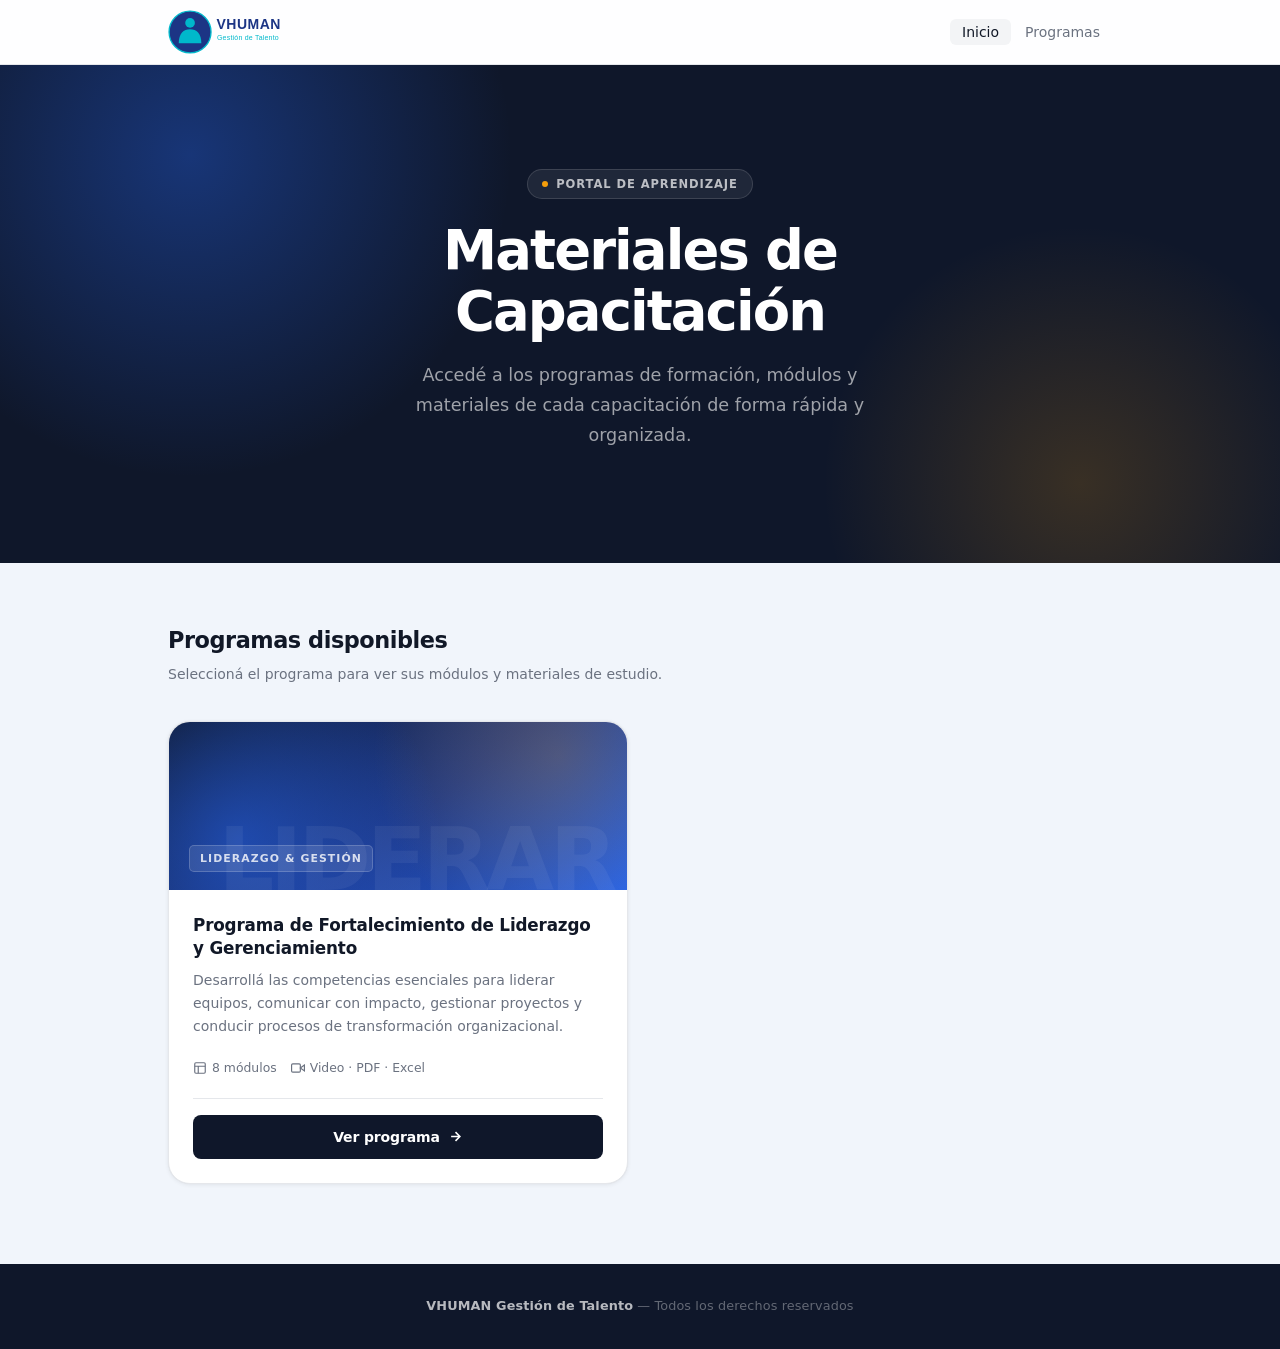
<file: index.html>
<!DOCTYPE html>
<html lang="es">
<head>
  <meta charset="UTF-8">
  <meta name="viewport" content="width=device-width, initial-scale=1.0">
  <title>GGS Capacitaciones — Portal de Materiales</title>
  <link rel="stylesheet" href="assets/style.css">
</head>
<body>

  <nav class="navbar">
    <div class="navbar-inner">
      <a href="index.html" class="brand">
        <img src="assets/logo.svg" alt="VHUMAN Gestión de Talento" class="brand-logo">
      </a>
      <ul class="nav-links">
        <li><a href="index.html" class="active">Inicio</a></li>
        <li><a href="#programas">Programas</a></li>
      </ul>
    </div>
  </nav>

  <section class="hero">
    <div class="hero-content">
      <span class="hero-eyebrow">
        <span class="eyebrow-dot"></span>
        Portal de Aprendizaje
      </span>
      <h1>Materiales de<br>Capacitación</h1>
      <p>Accedé a los programas de formación, módulos y materiales de cada capacitación de forma rápida y organizada.</p>
    </div>
  </section>

  <main class="main-content" id="programas">
    <div class="section-header">
      <h2>Programas disponibles</h2>
      <p>Seleccioná el programa para ver sus módulos y materiales de estudio.</p>
    </div>

    <div class="programs-grid">

      <div class="program-card">
        <div class="program-card-banner">
          <span class="banner-label">Liderazgo &amp; Gestión</span>
          <span class="banner-watermark">LIDERAR</span>
        </div>
        <div class="program-card-body">
          <h3>Programa de Fortalecimiento de Liderazgo y Gerenciamiento</h3>
          <p>Desarrollá las competencias esenciales para liderar equipos, comunicar con impacto, gestionar proyectos y conducir procesos de transformación organizacional.</p>
          <div class="card-meta">
            <span class="meta-pill">
              <svg width="14" height="14" fill="none" stroke="currentColor" stroke-width="2" viewBox="0 0 24 24">
                <rect x="3" y="3" width="18" height="18" rx="2"/><path d="M3 9h18M9 21V9"/>
              </svg>
              8 módulos
            </span>
            <span class="meta-pill">
              <svg width="14" height="14" fill="none" stroke="currentColor" stroke-width="2" viewBox="0 0 24 24">
                <polygon points="23 7 16 12 23 17 23 7"/><rect x="1" y="5" width="15" height="14" rx="2"/>
              </svg>
              Video · PDF · Excel
            </span>
          </div>
          <div class="card-footer">
            <a href="liderazgo.html" class="btn-primary">
              Ver programa
              <svg width="15" height="15" fill="none" stroke="currentColor" stroke-width="2.5" viewBox="0 0 24 24">
                <path d="M5 12h14M12 5l7 7-7 7"/>
              </svg>
            </a>
          </div>
        </div>
      </div>

    </div>
  </main>

  <footer>
    <strong>VHUMAN Gestión de Talento</strong> &mdash; Todos los derechos reservados
  </footer>

</body>
</html>
</file>
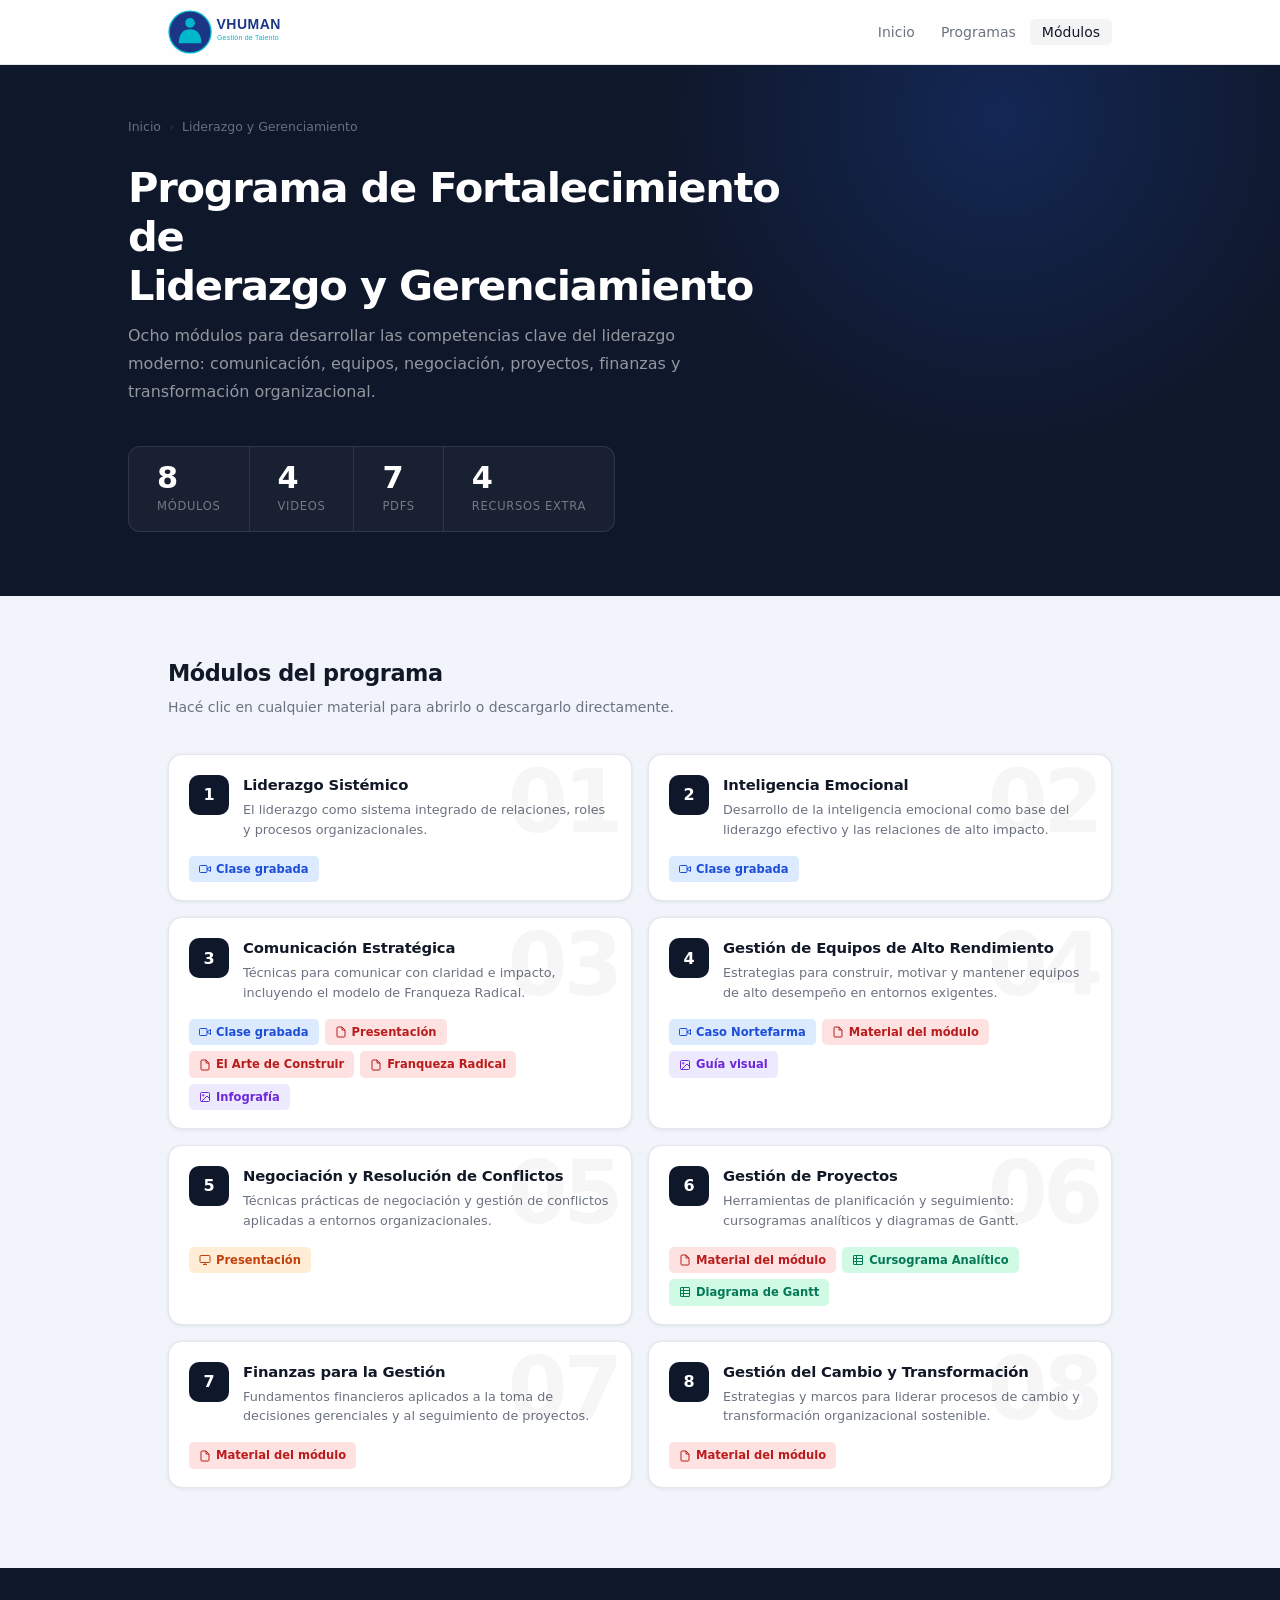
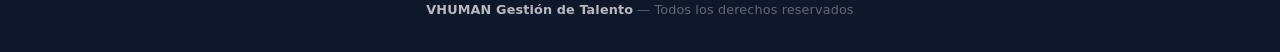
<file: liderazgo.html>
<!DOCTYPE html>
<html lang="es">
<head>
  <meta charset="UTF-8">
  <meta name="viewport" content="width=device-width, initial-scale=1.0">
  <title>Liderazgo y Gerenciamiento — GGS Capacitaciones</title>
  <link rel="stylesheet" href="assets/style.css">
</head>
<body>

  <nav class="navbar">
    <div class="navbar-inner">
      <a href="index.html" class="brand">
        <img src="assets/logo.svg" alt="VHUMAN Gestión de Talento" class="brand-logo">
      </a>
      <ul class="nav-links">
        <li><a href="index.html">Inicio</a></li>
        <li><a href="index.html#programas">Programas</a></li>
        <li><a href="#modulos" class="active">Módulos</a></li>
      </ul>
    </div>
  </nav>

  <section class="program-hero">
    <div class="program-hero-inner">
      <nav class="breadcrumb" aria-label="Navegación">
        <a href="index.html">Inicio</a>
        <span class="breadcrumb-sep">›</span>
        <span>Liderazgo y Gerenciamiento</span>
      </nav>
      <h1>Programa de Fortalecimiento de<br>Liderazgo y Gerenciamiento</h1>
      <p>Ocho módulos para desarrollar las competencias clave del liderazgo moderno: comunicación, equipos, negociación, proyectos, finanzas y transformación organizacional.</p>
      <div class="program-stats">
        <div class="stat">
          <span class="stat-value">8</span>
          <span class="stat-label">Módulos</span>
        </div>
        <div class="stat">
          <span class="stat-value">4</span>
          <span class="stat-label">Videos</span>
        </div>
        <div class="stat">
          <span class="stat-value">7</span>
          <span class="stat-label">PDFs</span>
        </div>
        <div class="stat">
          <span class="stat-value">4</span>
          <span class="stat-label">Recursos extra</span>
        </div>
      </div>
    </div>
  </section>

  <main class="main-content" id="modulos">
    <div class="section-header">
      <h2>Módulos del programa</h2>
      <p>Hacé clic en cualquier material para abrirlo o descargarlo directamente.</p>
    </div>

    <div class="modules-grid">

      <!-- MOD 1 -->
      <div class="module-card" data-mod="01">
        <div class="module-header">
          <div class="mod-number">1</div>
          <div class="mod-info">
            <h3>Liderazgo Sistémico</h3>
            <p>El liderazgo como sistema integrado de relaciones, roles y procesos organizacionales.</p>
          </div>
        </div>
        <div class="module-materials">
          <a href="https://drive.google.com/file/d/1dTMDGKyGLRhmIePbOXQbLlQFEJvaBWc2/view?usp=drive_link"
             class="chip chip-video" target="_blank" rel="noopener">
            <svg width="12" height="12" fill="none" stroke="currentColor" stroke-width="2" viewBox="0 0 24 24">
              <polygon points="23 7 16 12 23 17 23 7"/><rect x="1" y="5" width="15" height="14" rx="2"/>
            </svg>
            Clase grabada
          </a>
        </div>
      </div>

      <!-- MOD 2 -->
      <div class="module-card" data-mod="02">
        <div class="module-header">
          <div class="mod-number">2</div>
          <div class="mod-info">
            <h3>Inteligencia Emocional</h3>
            <p>Desarrollo de la inteligencia emocional como base del liderazgo efectivo y las relaciones de alto impacto.</p>
          </div>
        </div>
        <div class="module-materials">
          <a href="https://drive.google.com/file/d/1myujouclS07HN9hmrpX2VeO1ski-fH17/view?usp=drive_link"
             class="chip chip-video" target="_blank" rel="noopener">
            <svg width="12" height="12" fill="none" stroke="currentColor" stroke-width="2" viewBox="0 0 24 24">
              <polygon points="23 7 16 12 23 17 23 7"/><rect x="1" y="5" width="15" height="14" rx="2"/>
            </svg>
            Clase grabada
          </a>
        </div>
      </div>

      <!-- MOD 3 -->
      <div class="module-card" data-mod="03">
        <div class="module-header">
          <div class="mod-number">3</div>
          <div class="mod-info">
            <h3>Comunicación Estratégica</h3>
            <p>Técnicas para comunicar con claridad e impacto, incluyendo el modelo de Franqueza Radical.</p>
          </div>
        </div>
        <div class="module-materials">
          <a href="https://drive.google.com/drive/folders/1huFa0VDLfosDV1sYrv6LK-9RpMj9d3XK?usp=drive_link"
             class="chip chip-video" target="_blank" rel="noopener">
            <svg width="12" height="12" fill="none" stroke="currentColor" stroke-width="2" viewBox="0 0 24 24">
              <polygon points="23 7 16 12 23 17 23 7"/><rect x="1" y="5" width="15" height="14" rx="2"/>
            </svg>
            Clase grabada
          </a>
          <a href="PROGRAMA DE FORTALECIMIENTO DE LIDERAZGO Y GERENCIAMIENTO/MOD 3 - COMUNICACION ESTRATÉGICA.pdf"
             class="chip chip-pdf" target="_blank" rel="noopener">
            <svg width="12" height="12" fill="none" stroke="currentColor" stroke-width="2" viewBox="0 0 24 24">
              <path d="M14 2H6a2 2 0 0 0-2 2v16a2 2 0 0 0 2 2h12a2 2 0 0 0 2-2V8z"/><polyline points="14 2 14 8 20 8"/>
            </svg>
            Presentación
          </a>
          <a href="PROGRAMA DE FORTALECIMIENTO DE LIDERAZGO Y GERENCIAMIENTO/Mod 3 - Comunicación Estratégica - El Arte de Construir.pdf"
             class="chip chip-pdf" target="_blank" rel="noopener">
            <svg width="12" height="12" fill="none" stroke="currentColor" stroke-width="2" viewBox="0 0 24 24">
              <path d="M14 2H6a2 2 0 0 0-2 2v16a2 2 0 0 0 2 2h12a2 2 0 0 0 2-2V8z"/><polyline points="14 2 14 8 20 8"/>
            </svg>
            El Arte de Construir
          </a>
          <a href="PROGRAMA DE FORTALECIMIENTO DE LIDERAZGO Y GERENCIAMIENTO/Mod 3 - Franqueza Radical - Kim Scott.pdf"
             class="chip chip-pdf" target="_blank" rel="noopener">
            <svg width="12" height="12" fill="none" stroke="currentColor" stroke-width="2" viewBox="0 0 24 24">
              <path d="M14 2H6a2 2 0 0 0-2 2v16a2 2 0 0 0 2 2h12a2 2 0 0 0 2-2V8z"/><polyline points="14 2 14 8 20 8"/>
            </svg>
            Franqueza Radical
          </a>
          <a href="PROGRAMA DE FORTALECIMIENTO DE LIDERAZGO Y GERENCIAMIENTO/Mod 3 - Comunicación Estratégica.png"
             class="chip chip-image" target="_blank" rel="noopener">
            <svg width="12" height="12" fill="none" stroke="currentColor" stroke-width="2" viewBox="0 0 24 24">
              <rect x="3" y="3" width="18" height="18" rx="2"/><circle cx="8.5" cy="8.5" r="1.5"/><polyline points="21 15 16 10 5 21"/>
            </svg>
            Infografía
          </a>
        </div>
      </div>

      <!-- MOD 4 -->
      <div class="module-card" data-mod="04">
        <div class="module-header">
          <div class="mod-number">4</div>
          <div class="mod-info">
            <h3>Gestión de Equipos de Alto Rendimiento</h3>
            <p>Estrategias para construir, motivar y mantener equipos de alto desempeño en entornos exigentes.</p>
          </div>
        </div>
        <div class="module-materials">
          <a href="https://drive.google.com/file/d/11jGEgngp8ffPK4_NokGKyZPRLGrdfESF/view?usp=drive_link"
             class="chip chip-video" target="_blank" rel="noopener">
            <svg width="12" height="12" fill="none" stroke="currentColor" stroke-width="2" viewBox="0 0 24 24">
              <polygon points="23 7 16 12 23 17 23 7"/><rect x="1" y="5" width="15" height="14" rx="2"/>
            </svg>
            Caso Nortefarma
          </a>
          <a href="PROGRAMA DE FORTALECIMIENTO DE LIDERAZGO Y GERENCIAMIENTO/Mod 4 - Gestión de Equipos de Alto Rendimiento.pdf"
             class="chip chip-pdf" target="_blank" rel="noopener">
            <svg width="12" height="12" fill="none" stroke="currentColor" stroke-width="2" viewBox="0 0 24 24">
              <path d="M14 2H6a2 2 0 0 0-2 2v16a2 2 0 0 0 2 2h12a2 2 0 0 0 2-2V8z"/><polyline points="14 2 14 8 20 8"/>
            </svg>
            Material del módulo
          </a>
          <a href="PROGRAMA DE FORTALECIMIENTO DE LIDERAZGO Y GERENCIAMIENTO/Mod 4 - Guía para Equipos de Alto Desempeño.png"
             class="chip chip-image" target="_blank" rel="noopener">
            <svg width="12" height="12" fill="none" stroke="currentColor" stroke-width="2" viewBox="0 0 24 24">
              <rect x="3" y="3" width="18" height="18" rx="2"/><circle cx="8.5" cy="8.5" r="1.5"/><polyline points="21 15 16 10 5 21"/>
            </svg>
            Guía visual
          </a>
        </div>
      </div>

      <!-- MOD 5 -->
      <div class="module-card" data-mod="05">
        <div class="module-header">
          <div class="mod-number">5</div>
          <div class="mod-info">
            <h3>Negociación y Resolución de Conflictos</h3>
            <p>Técnicas prácticas de negociación y gestión de conflictos aplicadas a entornos organizacionales.</p>
          </div>
        </div>
        <div class="module-materials">
          <a href="PROGRAMA DE FORTALECIMIENTO DE LIDERAZGO Y GERENCIAMIENTO/Mod 5 - Tecnica de Negociación y Resolución de Conflictos - Canal 4.pptx"
             class="chip chip-ppt" target="_blank" rel="noopener">
            <svg width="12" height="12" fill="none" stroke="currentColor" stroke-width="2" viewBox="0 0 24 24">
              <rect x="2" y="3" width="20" height="14" rx="2"/><path d="M8 21h8M12 17v4"/>
            </svg>
            Presentación
          </a>
        </div>
      </div>

      <!-- MOD 6 -->
      <div class="module-card" data-mod="06">
        <div class="module-header">
          <div class="mod-number">6</div>
          <div class="mod-info">
            <h3>Gestión de Proyectos</h3>
            <p>Herramientas de planificación y seguimiento: cursogramas analíticos y diagramas de Gantt.</p>
          </div>
        </div>
        <div class="module-materials">
          <a href="PROGRAMA DE FORTALECIMIENTO DE LIDERAZGO Y GERENCIAMIENTO/Mod 6 Gestión de Proyectos.pdf"
             class="chip chip-pdf" target="_blank" rel="noopener">
            <svg width="12" height="12" fill="none" stroke="currentColor" stroke-width="2" viewBox="0 0 24 24">
              <path d="M14 2H6a2 2 0 0 0-2 2v16a2 2 0 0 0 2 2h12a2 2 0 0 0 2-2V8z"/><polyline points="14 2 14 8 20 8"/>
            </svg>
            Material del módulo
          </a>
          <a href="PROGRAMA DE FORTALECIMIENTO DE LIDERAZGO Y GERENCIAMIENTO/Mod 6 - cursograma_analitico.xlsx"
             class="chip chip-excel" target="_blank" rel="noopener">
            <svg width="12" height="12" fill="none" stroke="currentColor" stroke-width="2" viewBox="0 0 24 24">
              <rect x="3" y="3" width="18" height="18" rx="1"/><path d="M3 9h18M3 15h18M9 3v18"/>
            </svg>
            Cursograma Analítico
          </a>
          <a href="PROGRAMA DE FORTALECIMIENTO DE LIDERAZGO Y GERENCIAMIENTO/Mod 6 - gantt_nutricional_actividades_recursos_paralelo.xlsx"
             class="chip chip-excel" target="_blank" rel="noopener">
            <svg width="12" height="12" fill="none" stroke="currentColor" stroke-width="2" viewBox="0 0 24 24">
              <rect x="3" y="3" width="18" height="18" rx="1"/><path d="M3 9h18M3 15h18M9 3v18"/>
            </svg>
            Diagrama de Gantt
          </a>
        </div>
      </div>

      <!-- MOD 7 -->
      <div class="module-card" data-mod="07">
        <div class="module-header">
          <div class="mod-number">7</div>
          <div class="mod-info">
            <h3>Finanzas para la Gestión</h3>
            <p>Fundamentos financieros aplicados a la toma de decisiones gerenciales y al seguimiento de proyectos.</p>
          </div>
        </div>
        <div class="module-materials">
          <a href="PROGRAMA DE FORTALECIMIENTO DE LIDERAZGO Y GERENCIAMIENTO/Mod 7 - Finanzas en la gestion de proyectos.pdf"
             class="chip chip-pdf" target="_blank" rel="noopener">
            <svg width="12" height="12" fill="none" stroke="currentColor" stroke-width="2" viewBox="0 0 24 24">
              <path d="M14 2H6a2 2 0 0 0-2 2v16a2 2 0 0 0 2 2h12a2 2 0 0 0 2-2V8z"/><polyline points="14 2 14 8 20 8"/>
            </svg>
            Material del módulo
          </a>
        </div>
      </div>

      <!-- MOD 8 -->
      <div class="module-card" data-mod="08">
        <div class="module-header">
          <div class="mod-number">8</div>
          <div class="mod-info">
            <h3>Gestión del Cambio y Transformación</h3>
            <p>Estrategias y marcos para liderar procesos de cambio y transformación organizacional sostenible.</p>
          </div>
        </div>
        <div class="module-materials">
          <a href="PROGRAMA DE FORTALECIMIENTO DE LIDERAZGO Y GERENCIAMIENTO/Mod 8 - Gestión del Cambio y Transformación.pdf"
             class="chip chip-pdf" target="_blank" rel="noopener">
            <svg width="12" height="12" fill="none" stroke="currentColor" stroke-width="2" viewBox="0 0 24 24">
              <path d="M14 2H6a2 2 0 0 0-2 2v16a2 2 0 0 0 2 2h12a2 2 0 0 0 2-2V8z"/><polyline points="14 2 14 8 20 8"/>
            </svg>
            Material del módulo
          </a>
        </div>
      </div>

    </div>
  </main>

  <footer>
    <strong>VHUMAN Gestión de Talento</strong> &mdash; Todos los derechos reservados
  </footer>

</body>
</html>
</file>
<file: assets/style.css>
:root {
  --navy:     #0F172A;
  --navy2:    #1E3A8A;
  --blue:     #2563EB;
  --blue-dk:  #1D4ED8;
  --teal:     #00B4C8;
  --amber:    #F59E0B;
  --amber-lt: #FCD34D;
  --bg:       #F1F5FB;
  --surface:  #FFFFFF;
  --text:     #111827;
  --muted:    #6B7280;
  --border:   #E5E7EB;

  --max-w:  min(80vw, 1600px);

  --r-sm: 8px;
  --r-md: 14px;
  --r-lg: 22px;

  --sh-sm: 0 1px 4px rgba(0,0,0,0.07), 0 0 1px rgba(0,0,0,0.06);
  --sh-md: 0 4px 20px rgba(0,0,0,0.09), 0 1px 4px rgba(0,0,0,0.05);
  --sh-lg: 0 12px 48px rgba(0,0,0,0.12), 0 4px 12px rgba(0,0,0,0.06);

  --font: system-ui, -apple-system, BlinkMacSystemFont, 'Segoe UI', Roboto, sans-serif;
}

*, *::before, *::after { box-sizing: border-box; margin: 0; padding: 0; }
html { scroll-behavior: smooth; }

body {
  font-family: var(--font);
  background: var(--bg);
  color: var(--text);
  line-height: 1.6;
  -webkit-font-smoothing: antialiased;
  min-height: 100vh;
}

a { text-decoration: none; color: inherit; }


/* ════════════════════════════════════════════
   NAVBAR
════════════════════════════════════════════ */
.navbar {
  background: rgba(255,255,255,0.9);
  backdrop-filter: blur(14px);
  -webkit-backdrop-filter: blur(14px);
  border-bottom: 1px solid var(--border);
  position: sticky;
  top: 0;
  z-index: 100;
}

.navbar-inner {
  max-width: var(--max-w);
  margin: 0 auto;
  padding: 0 40px;
  height: 64px;
  display: flex;
  align-items: center;
  justify-content: space-between;
}

.brand {
  display: flex;
  align-items: center;
  gap: 0;
}

.brand-logo {
  height: 44px;
  width: auto;
  display: block;
}

.nav-links {
  display: flex;
  gap: 2px;
  list-style: none;
}

.nav-links a {
  padding: 5px 12px;
  border-radius: 6px;
  font-size: 0.875rem;
  color: var(--muted);
  font-weight: 500;
  transition: background 0.12s, color 0.12s;
}

.nav-links a:hover,
.nav-links a.active { background: #F3F4F6; color: var(--text); }


/* ════════════════════════════════════════════
   HERO — INDEX
════════════════════════════════════════════ */
.hero {
  background: var(--navy);
  color: #fff;
  padding: 104px 40px 112px;
  text-align: center;
  position: relative;
  overflow: hidden;
}

.hero::before {
  content: '';
  position: absolute;
  width: 700px; height: 700px;
  background: radial-gradient(circle, rgba(37,99,235,0.4) 0%, transparent 65%);
  top: -260px; left: -160px;
  pointer-events: none;
}

.hero::after {
  content: '';
  position: absolute;
  width: 560px; height: 560px;
  background: radial-gradient(circle, rgba(245,158,11,0.18) 0%, transparent 65%);
  bottom: -200px; right: -80px;
  pointer-events: none;
}

.hero-content {
  max-width: 620px;
  margin: 0 auto;
  position: relative;
  z-index: 1;
}

.hero-eyebrow {
  display: inline-flex;
  align-items: center;
  gap: 8px;
  background: rgba(255,255,255,0.07);
  border: 1px solid rgba(255,255,255,0.13);
  color: rgba(255,255,255,0.7);
  padding: 5px 14px;
  border-radius: 20px;
  font-size: 0.72rem;
  font-weight: 600;
  letter-spacing: 0.08em;
  text-transform: uppercase;
  margin-bottom: 22px;
}

.eyebrow-dot {
  width: 6px; height: 6px;
  background: var(--amber);
  border-radius: 50%;
  flex-shrink: 0;
}

.hero h1 {
  font-size: clamp(2.1rem, 5vw, 3.4rem);
  font-weight: 800;
  line-height: 1.12;
  margin-bottom: 18px;
  letter-spacing: -0.035em;
}

.hero p {
  font-size: 1.1rem;
  color: rgba(255,255,255,0.6);
  max-width: 460px;
  margin: 0 auto;
  line-height: 1.7;
}


/* ════════════════════════════════════════════
   PROGRAM HERO — LIDERAZGO
════════════════════════════════════════════ */
.program-hero {
  background: var(--navy);
  color: #fff;
  padding: 52px 40px 64px;
  position: relative;
  overflow: hidden;
}

.program-hero::before {
  content: '';
  position: absolute;
  width: 800px; height: 800px;
  background: radial-gradient(circle, rgba(37,99,235,0.22) 0%, transparent 60%);
  top: -350px; right: -120px;
  pointer-events: none;
}

.program-hero-inner {
  max-width: var(--max-w);
  margin: 0 auto;
  position: relative;
  z-index: 1;
}

.breadcrumb {
  display: flex;
  align-items: center;
  gap: 8px;
  margin-bottom: 26px;
  font-size: 0.78rem;
  color: rgba(255,255,255,0.38);
}

.breadcrumb a { color: rgba(255,255,255,0.38); transition: color 0.15s; }
.breadcrumb a:hover { color: rgba(255,255,255,0.8); }
.breadcrumb-sep { opacity: 0.3; }

.program-hero h1 {
  font-size: clamp(1.6rem, 3.5vw, 2.6rem);
  font-weight: 800;
  line-height: 1.18;
  margin-bottom: 12px;
  max-width: 720px;
  letter-spacing: -0.03em;
}

.program-hero p {
  font-size: 1rem;
  color: rgba(255,255,255,0.55);
  max-width: 560px;
  margin-bottom: 40px;
  line-height: 1.75;
}

.program-stats {
  display: flex;
  flex-wrap: wrap;
  gap: 0;
  border: 1px solid rgba(255,255,255,0.1);
  border-radius: 12px;
  overflow: hidden;
  width: fit-content;
  background: rgba(255,255,255,0.04);
}

.stat {
  display: flex;
  flex-direction: column;
  padding: 16px 28px;
  border-right: 1px solid rgba(255,255,255,0.1);
}

.stat:last-child { border-right: none; }

.stat-value {
  font-size: 1.9rem;
  font-weight: 800;
  color: #fff;
  line-height: 1;
  letter-spacing: -0.03em;
}

.stat-label {
  font-size: 0.72rem;
  color: rgba(255,255,255,0.4);
  font-weight: 500;
  margin-top: 3px;
  text-transform: uppercase;
  letter-spacing: 0.06em;
}


/* ════════════════════════════════════════════
   MAIN CONTENT
════════════════════════════════════════════ */
.main-content {
  max-width: var(--max-w);
  margin: 0 auto;
  padding: 60px 40px 80px;
}

.section-header { margin-bottom: 36px; }

.section-header h2 {
  font-size: 1.4rem;
  font-weight: 700;
  color: var(--text);
  margin-bottom: 4px;
  letter-spacing: -0.02em;
}

.section-header p {
  color: var(--muted);
  font-size: 0.875rem;
}


/* ════════════════════════════════════════════
   PROGRAM CARDS — INDEX
════════════════════════════════════════════ */
.programs-grid {
  display: grid;
  grid-template-columns: repeat(auto-fill, minmax(340px, 1fr));
  gap: 24px;
}

.program-card {
  background: var(--surface);
  border-radius: var(--r-lg);
  overflow: hidden;
  box-shadow: var(--sh-sm);
  border: 1px solid var(--border);
  transition: transform 0.22s ease, box-shadow 0.22s ease;
  display: flex;
  flex-direction: column;
}

.program-card:hover {
  transform: translateY(-5px);
  box-shadow: var(--sh-lg);
}

/* Colored banner instead of a thin stripe */
.program-card-banner {
  height: 168px;
  background: linear-gradient(140deg, var(--navy) 0%, var(--navy2) 55%, var(--blue) 100%);
  position: relative;
  overflow: hidden;
  display: flex;
  align-items: flex-end;
  padding: 18px 20px;
}

.program-card-banner::before {
  content: '';
  position: absolute;
  inset: 0;
  background:
    radial-gradient(circle at 15% 70%, rgba(37,99,235,0.55) 0%, transparent 50%),
    radial-gradient(circle at 85% 20%, rgba(245,158,11,0.22) 0%, transparent 45%);
}

.banner-label {
  position: relative;
  z-index: 1;
  background: rgba(255,255,255,0.11);
  border: 1px solid rgba(255,255,255,0.18);
  color: rgba(255,255,255,0.8);
  font-size: 0.68rem;
  font-weight: 700;
  letter-spacing: 0.1em;
  text-transform: uppercase;
  padding: 4px 10px;
  border-radius: 5px;
}

.banner-watermark {
  position: absolute;
  bottom: -14px;
  right: 14px;
  font-size: 5.5rem;
  font-weight: 900;
  color: rgba(255,255,255,0.055);
  line-height: 1;
  letter-spacing: -0.05em;
  pointer-events: none;
  user-select: none;
}

.program-card-body {
  padding: 24px;
  flex: 1;
  display: flex;
  flex-direction: column;
}

.program-card h3 {
  font-size: 1.05rem;
  font-weight: 700;
  margin-bottom: 9px;
  color: var(--text);
  line-height: 1.35;
  letter-spacing: -0.01em;
}

.program-card > .program-card-body > p {
  font-size: 0.875rem;
  color: var(--muted);
  flex: 1;
  margin-bottom: 20px;
  line-height: 1.65;
}

.card-meta {
  display: flex;
  flex-wrap: wrap;
  gap: 14px;
  margin-bottom: 20px;
}

.meta-pill {
  display: flex;
  align-items: center;
  gap: 5px;
  font-size: 0.775rem;
  color: var(--muted);
  font-weight: 500;
}

.card-footer {
  border-top: 1px solid var(--border);
  padding-top: 16px;
}

.btn-primary {
  display: inline-flex;
  align-items: center;
  justify-content: center;
  gap: 8px;
  background: var(--navy);
  color: #fff;
  padding: 11px 20px;
  border-radius: var(--r-sm);
  font-weight: 600;
  font-size: 0.875rem;
  transition: background 0.15s, transform 0.12s;
  width: 100%;
  letter-spacing: -0.01em;
}

.btn-primary:hover { background: var(--blue-dk); transform: translateY(-1px); }


/* ════════════════════════════════════════════
   MODULE CARDS
════════════════════════════════════════════ */
.modules-grid {
  display: grid;
  grid-template-columns: repeat(auto-fill, minmax(360px, 1fr));
  gap: 16px;
}

.module-card {
  background: var(--surface);
  border-radius: var(--r-md);
  border: 1px solid var(--border);
  overflow: hidden;
  box-shadow: var(--sh-sm);
  transition: box-shadow 0.2s ease, transform 0.2s ease;
  position: relative;
}

.module-card:hover { box-shadow: var(--sh-md); transform: translateY(-2px); }
.module-card.unavailable { opacity: 0.42; pointer-events: none; }

/* Giant decorative module number watermark */
.module-card::before {
  content: attr(data-mod);
  position: absolute;
  top: 4px;
  right: 12px;
  font-size: 5.4rem;
  font-weight: 900;
  color: rgba(0,0,0,0.035);
  line-height: 1;
  letter-spacing: -0.05em;
  pointer-events: none;
  user-select: none;
}

.module-header {
  padding: 20px 20px 12px;
  display: flex;
  align-items: flex-start;
  gap: 14px;
}

.mod-number {
  flex-shrink: 0;
  width: 40px;
  height: 40px;
  background: var(--navy);
  color: #fff;
  border-radius: 10px;
  display: flex;
  align-items: center;
  justify-content: center;
  font-weight: 800;
  font-size: 1rem;
  letter-spacing: -0.02em;
}

.mod-number.gray { background: #F3F4F6; color: #9CA3AF; }

.mod-info { flex: 1; min-width: 0; }

.mod-info h3 {
  font-size: 0.925rem;
  font-weight: 700;
  color: var(--text);
  line-height: 1.35;
  margin-bottom: 5px;
  letter-spacing: -0.01em;
}

.mod-info p {
  font-size: 0.8rem;
  color: var(--muted);
  line-height: 1.55;
}

.module-materials {
  padding: 4px 20px 18px;
  display: flex;
  flex-wrap: wrap;
  gap: 6px;
}

/* ─── CHIPS ─────────────────────────────────── */
.chip {
  display: inline-flex;
  align-items: center;
  gap: 5px;
  padding: 4px 10px;
  border-radius: 5px;
  font-size: 0.72rem;
  font-weight: 600;
  transition: opacity 0.14s, transform 0.1s;
  white-space: nowrap;
}

.chip:hover { opacity: 0.75; transform: translateY(-1px); }

.chip-video  { background: #DBEAFE; color: #1D4ED8; }
.chip-pdf    { background: #FEE2E2; color: #B91C1C; }
.chip-excel  { background: #D1FAE5; color: #047857; }
.chip-ppt    { background: #FFEDD5; color: #C2410C; }
.chip-image  { background: #EDE9FE; color: #6D28D9; }

.chip-soon {
  font-size: 0.78rem;
  color: #9CA3AF;
  font-style: italic;
  padding: 4px 0;
  display: flex;
  align-items: center;
  gap: 6px;
}


/* ════════════════════════════════════════════
   FOOTER
════════════════════════════════════════════ */
footer {
  background: var(--navy);
  color: rgba(255,255,255,0.35);
  text-align: center;
  padding: 32px 24px;
  font-size: 0.8rem;
  letter-spacing: 0.01em;
}

footer strong { color: rgba(255,255,255,0.7); }


/* ════════════════════════════════════════════
   RESPONSIVE
════════════════════════════════════════════ */
@media (max-width: 860px) {
  :root { --max-w: 96vw; }
  .navbar-inner { padding: 0 20px; }
  .nav-links { display: none; }
  .hero { padding: 72px 24px 80px; }
  .program-hero { padding: 36px 24px 48px; }
  .main-content { padding: 40px 24px 56px; }
  .programs-grid,
  .modules-grid { grid-template-columns: 1fr; }
  .program-stats { width: 100%; border-radius: 10px; }
  .stat { padding: 14px 20px; }
  .stat-value { font-size: 1.6rem; }
  .brand-logo { height: 36px; }
}
</file>
